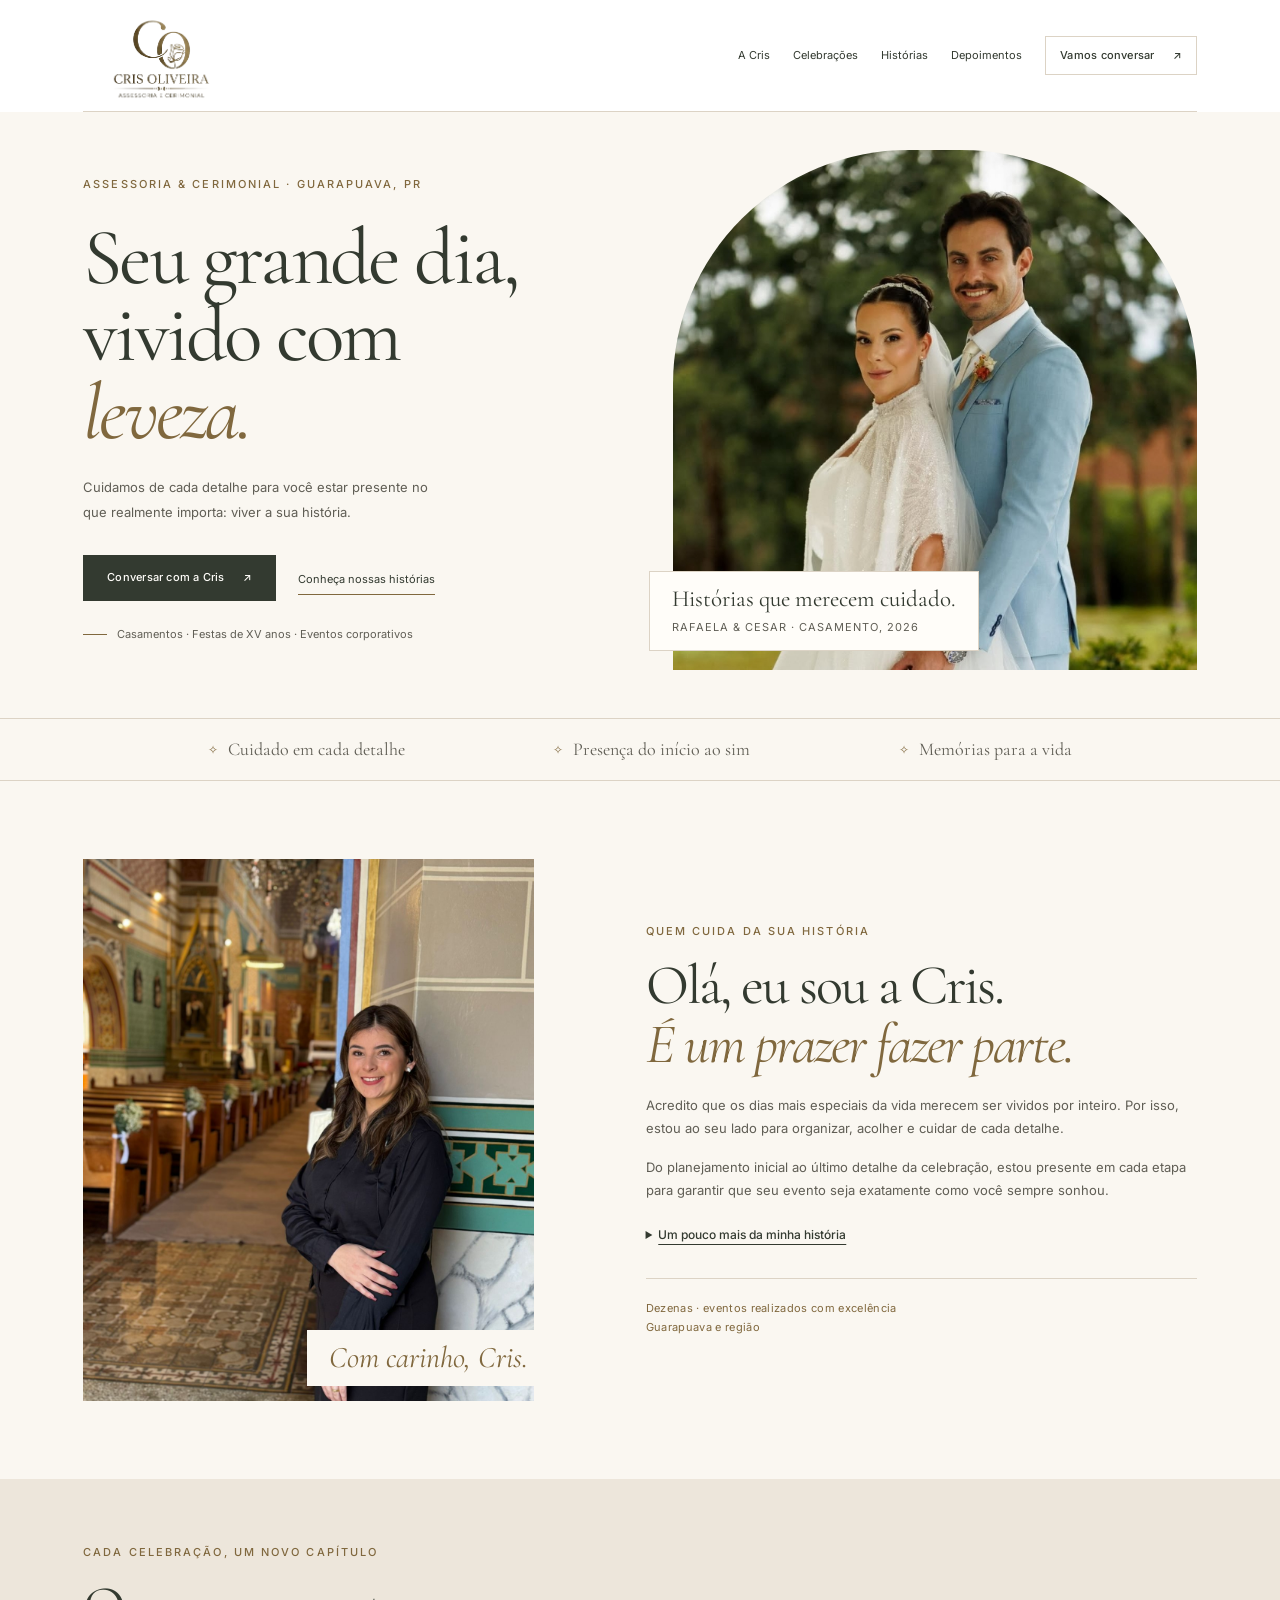
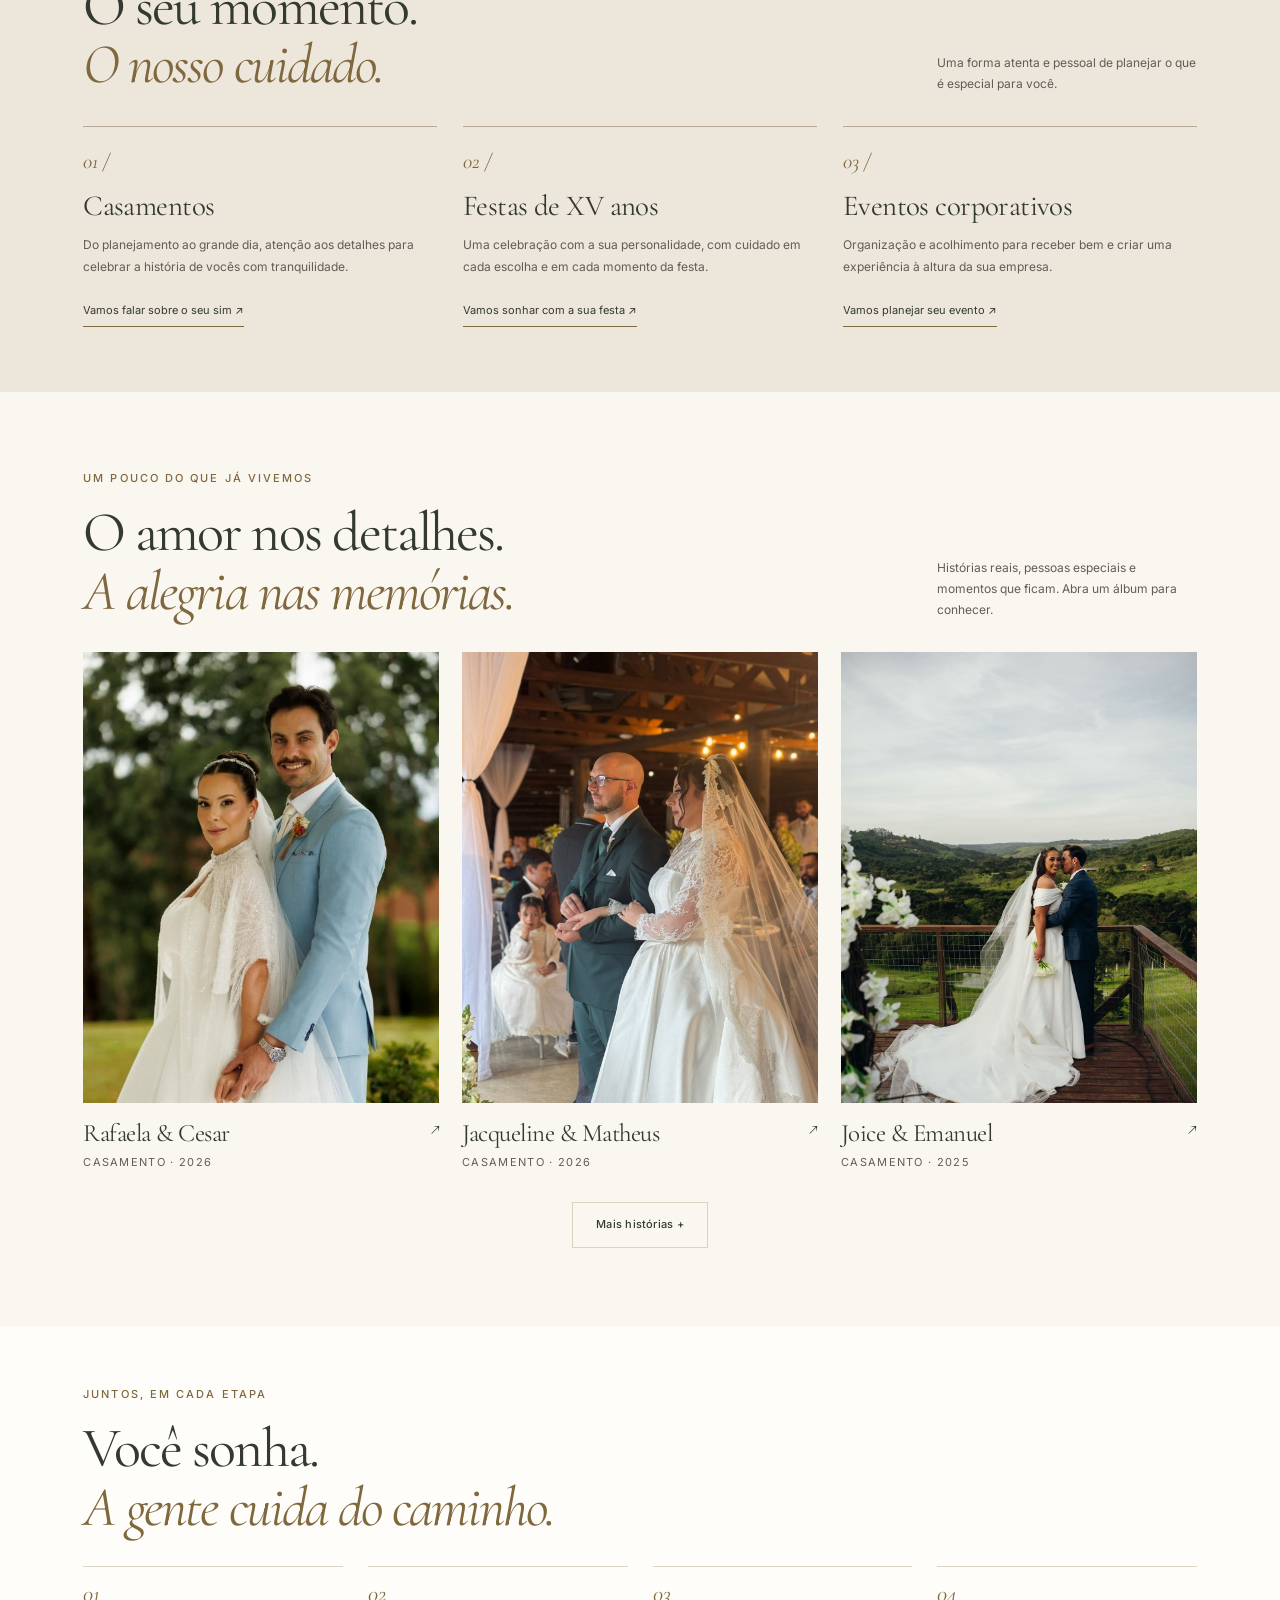
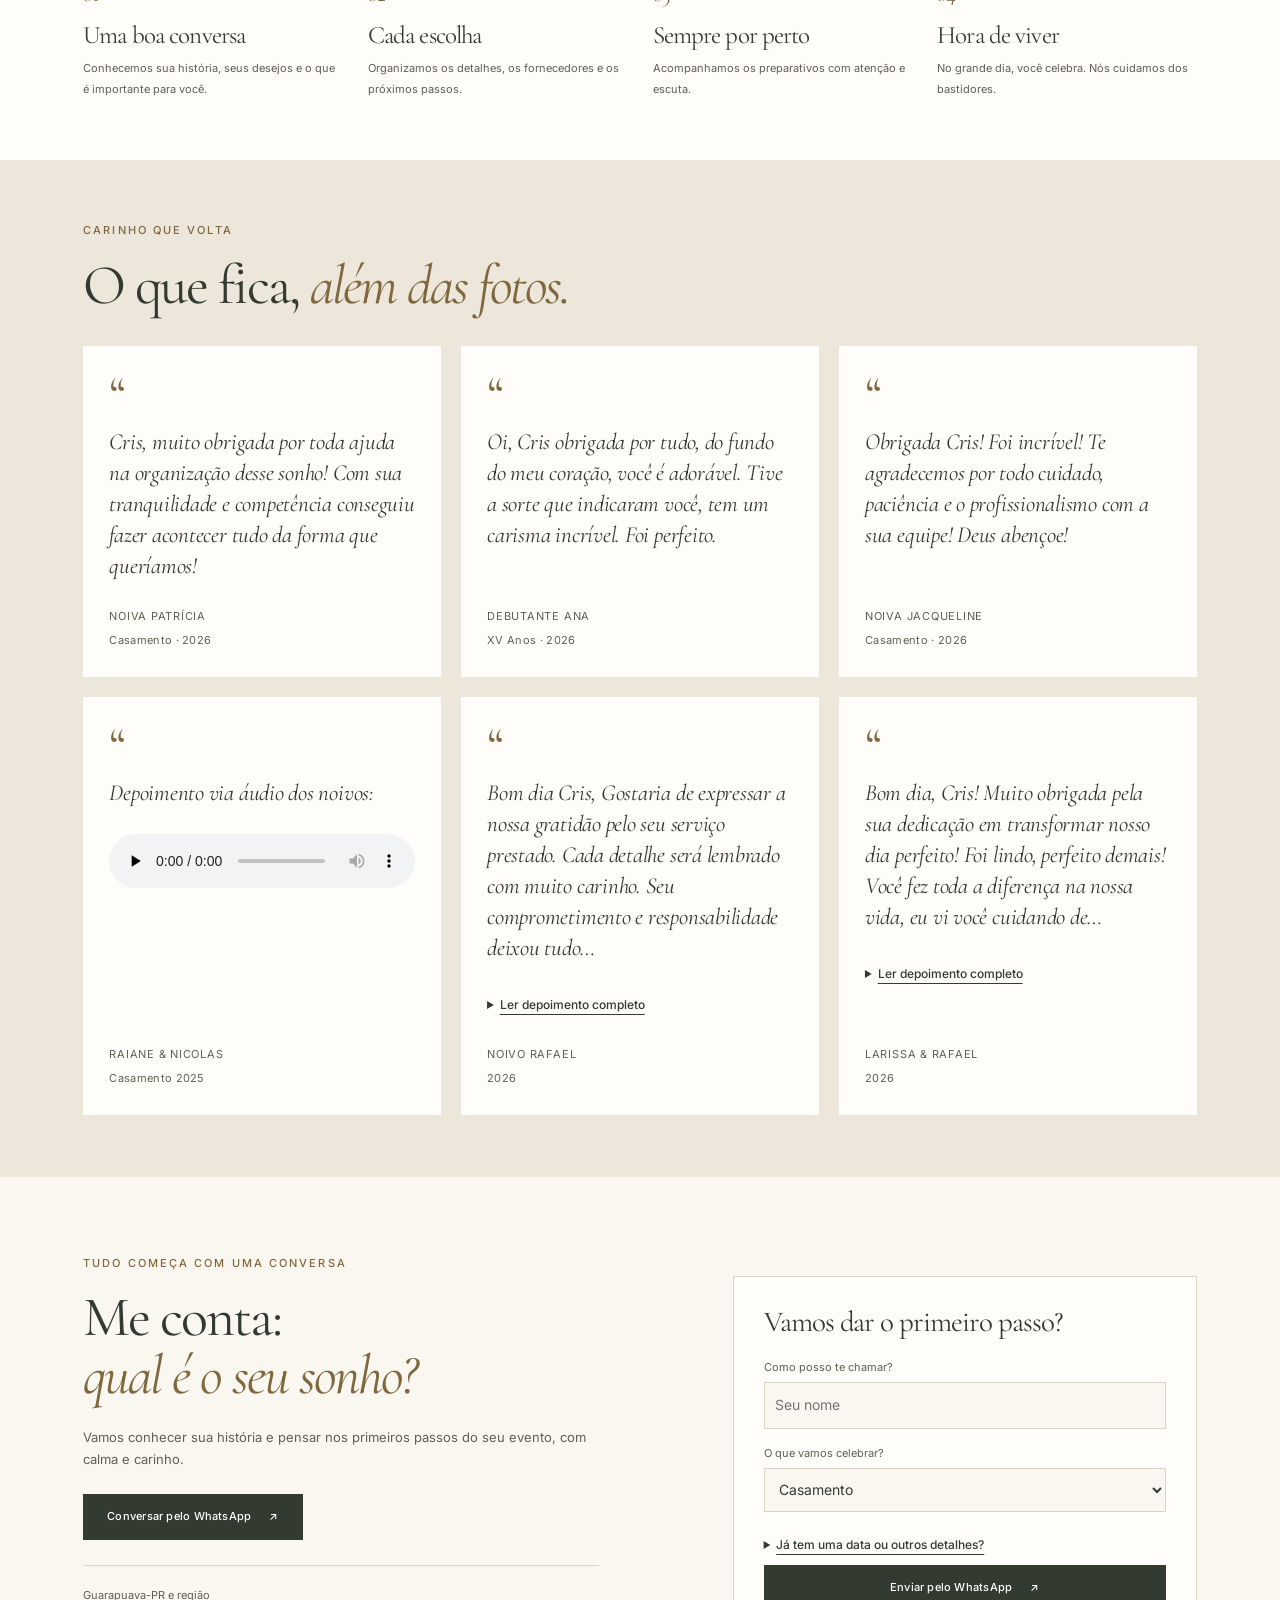
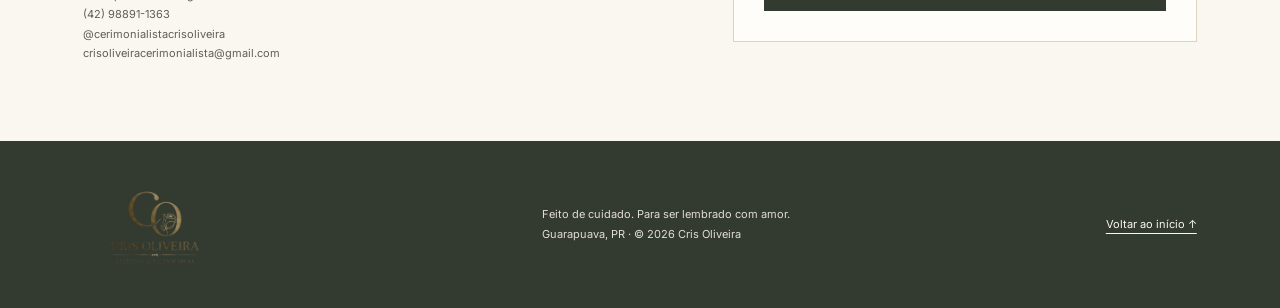
<file: index.html>
<!doctype html>
<html lang="pt-BR"><head>
<meta charset="UTF-8"><meta name="viewport" content="width=device-width,initial-scale=1,viewport-fit=cover">
<meta name="theme-color" content="#faf7f1">
<title>Cris Oliveira | Assessoria e Cerimonial em Guarapuava</title>
<meta name="description" content="Assessoria e cerimonial para casamentos, festas de XV anos e eventos corporativos em Guarapuava e região. Cuidado em cada detalhe, com Cris Oliveira.">
<link rel="canonical" href="https://cerimonialistacrisoliveira.com.br/">
<link rel="icon" type="image/png" href="/logo.png">
<meta property="og:type" content="website"><meta property="og:locale" content="pt_BR">
<meta property="og:title" content="Cris Oliveira · Seu grande dia, vivido com leveza.">
<meta property="og:description" content="Assessoria e cerimonial em Guarapuava e região. Casamentos, festas de XV anos e eventos corporativos.">
<meta property="og:url" content="https://cerimonialistacrisoliveira.com.br/">
<meta property="og:image" content="https://cerimonialistacrisoliveira.com.br/galeria/rafaela-cesar/foto1.jpeg">
<meta property="og:image:alt" content="Rafaela e Cesar no dia do casamento">
<link rel="preconnect" href="https://fonts.googleapis.com">
<link href="https://fonts.googleapis.com/css2?family=Cormorant+Garamond:ital,wght@0,400;0,500;1,400;1,500&family=Inter:wght@400;500;600&display=swap" rel="stylesheet">
<script type="application/ld+json">{"@context": "https://schema.org", "@type": "ProfessionalService", "name": "Cris Oliveira Assessoria e Cerimonial", "url": "https://cerimonialistacrisoliveira.com.br/", "logo": "https://cerimonialistacrisoliveira.com.br/logo.png", "image": "https://cerimonialistacrisoliveira.com.br/galeria/rafaela-cesar/foto1.jpeg", "telephone": "+5542988911363", "email": "crisoliveiracerimonialista@gmail.com", "areaServed": "Guarapuava, Paraná e região", "sameAs": ["https://www.instagram.com/cerimonialistacrisoliveira/"]}</script>
</head><body>
<style>
#cris-site{--co-paper:#faf7f1;--co-white:#fffdf9;--co-sand:#ede6db;--co-ink:#333a30;--co-body:#605e55;--co-gold:#80683e;--co-line:#dcd3c5;--co-serif:'Cormorant Garamond',Georgia,serif;background:var(--co-paper);color:var(--co-ink);font:400 14px/1.75 'Inter',Arial,sans-serif;isolation:isolate;container-type:inline-size;text-align:left}
#cris-site *{box-sizing:border-box}
#cris-site [hidden]{display:none!important}
#cris-site :is(h1,h2,h3,p,figure,blockquote){margin:0}
#cris-site :is(h1,h2,h3){font-family:var(--co-serif);font-weight:400;letter-spacing:-.035em;line-height:1.04;color:var(--co-ink)}
#cris-site a{color:inherit;text-decoration:none}
#cris-site button,#cris-site input,#cris-site select,#cris-site textarea{font:inherit}
#cris-site button{color:inherit}
#cris-site img{display:block;width:100%;height:100%;object-fit:cover}
#cris-site .co-wrap{width:87%;max-width:1120px;margin:auto}
#cris-site .co-eyebrow{display:block;font:500 10px/1.6 'Inter',Arial,sans-serif;text-transform:uppercase;letter-spacing:.19em;color:var(--co-gold)}
#cris-site .co-nav{min-height:90px;display:flex;align-items:center;justify-content:space-between;gap:24px;border-bottom:1px solid var(--co-line)}
#cris-site .co-brand{display:flex;align-items:center;gap:12px;flex-shrink:0}
#cris-site .co-monogram{font:400 38px/1 var(--co-serif);border-right:1px solid var(--co-line);padding-right:14px;color:var(--co-gold);letter-spacing:-.12em}
#cris-site .co-wordmark{font:400 24px/1.05 var(--co-serif);letter-spacing:-.02em}
#cris-site .co-wordmark small{display:block;margin-top:6px;letter-spacing:.18em;font:400 8px/1.4 'Inter',Arial,sans-serif;text-transform:uppercase}
#cris-site .co-links{display:flex;align-items:center;gap:23px;font-size:11px}
#cris-site .co-links a:hover{text-decoration:underline;text-underline-offset:5px}
#cris-site .co-action{display:inline-flex;align-items:center;justify-content:center;gap:18px;min-height:46px;padding:12px 23px;border:1px solid var(--co-ink);background:var(--co-ink);color:var(--co-white);font-size:11px;font-weight:500;letter-spacing:.02em;text-align:center;transition:background .2s,color .2s}
#cris-site .co-action:hover{background:var(--co-gold);border-color:var(--co-gold)}
#cris-site .co-action.co-outline{background:transparent;color:var(--co-ink);border-color:var(--co-line)}
#cris-site .co-action.co-outline:hover{background:var(--co-sand)}
#cris-site .co-menu{display:none;border:1px solid var(--co-line);background:none;min-width:44px;min-height:44px;font-size:12px}
#cris-site .co-mobile-nav{padding:16px 0;gap:18px;flex-wrap:wrap;border-bottom:1px solid var(--co-line);font-size:13px}
#cris-site .co-hero{display:grid;grid-template-columns:1fr 1fr;gap:6%;align-items:center;padding:38px 0 48px}
#cris-site .co-hero-copy{padding:22px 0}
#cris-site .co-hero h1{font-size:clamp(48px,7.1cqw,80px);margin:25px 0 24px;max-width:560px;line-height:.97}
#cris-site em{font-weight:400;color:var(--co-gold)}
#cris-site .co-hero-desc{max-width:355px;color:var(--co-body);font-size:13px;line-height:1.9}
#cris-site .co-hero-buttons{display:flex;align-items:center;gap:22px;flex-wrap:wrap;margin-top:30px}
#cris-site .co-text-link{font-size:11px;border-bottom:1px solid var(--co-gold);padding:9px 0 5px;white-space:nowrap}
#cris-site .co-hero-photo{position:relative;height:clamp(440px,49cqw,520px);margin:0}
#cris-site .co-hero-photo>img{object-position:50% 0%;border-radius:45% 45% 0 0}
#cris-site .co-photo-caption{position:absolute;bottom:19px;left:-24px;max-width:85%;background:var(--co-white);padding:15px 22px;border:1px solid var(--co-line);font:400 23px/1.1 var(--co-serif)}
#cris-site .co-photo-caption small{display:block;font:400 9px/1.5 'Inter',Arial,sans-serif;color:var(--co-body);margin-top:6px;letter-spacing:.09em;text-transform:uppercase}
#cris-site .co-location{display:flex;align-items:center;gap:10px;color:var(--co-body);font-size:10px;margin-top:24px}
#cris-site .co-location:before{content:'';display:block;width:24px;height:1px;background:var(--co-gold)}
#cris-site .co-strip{border-top:1px solid var(--co-line);border-bottom:1px solid var(--co-line);display:flex;justify-content:space-evenly;gap:18px;padding:19px 6%;font:400 18px/1.3 var(--co-serif);color:var(--co-body);flex-wrap:wrap}
#cris-site .co-strip span{display:flex;align-items:center;gap:10px}
#cris-site .co-strip b{font:400 12px/1 var(--co-serif);color:var(--co-gold)}
#cris-site .co-section{padding:78px 0}
#cris-site .co-about{display:grid;grid-template-columns:.9fr 1.1fr;gap:10%;align-items:center}
#cris-site .co-about-photo{position:relative;aspect-ratio:4/4.8}
#cris-site .co-about-photo>img{object-position:50% 38%}
#cris-site .co-signature{position:absolute;bottom:15px;right:-16px;background:var(--co-paper);padding:13px 22px;font:italic 30px/1 var(--co-serif);color:var(--co-gold)}
#cris-site h2{font-size:clamp(37px,4.5cqw,56px);margin:16px 0 21px}
#cris-site .co-about p{font-size:13px;color:var(--co-body);margin-bottom:17px}
#cris-site details{color:var(--co-body);font-size:12px}
#cris-site summary{font-weight:500;color:var(--co-ink);text-decoration:underline;text-underline-offset:5px;min-height:36px;padding:5px 0}
#cris-site details p{margin:12px 0 0}
#cris-site .co-about-foot{margin-top:23px;border-top:1px solid var(--co-line);padding-top:20px;font-size:11px;color:var(--co-gold);letter-spacing:.03em}
#cris-site .co-services{background:var(--co-sand);padding:65px 0}
#cris-site .co-section-head{display:flex;justify-content:space-between;align-items:end;gap:30px;margin-bottom:32px}
#cris-site .co-section-head h2{margin-bottom:0}
#cris-site .co-section-head>p{max-width:260px;color:var(--co-body);font-size:12px}
#cris-site .co-service-grid{display:grid;grid-template-columns:repeat(3,1fr);gap:26px}
#cris-site .co-service{padding:24px 0 0;border-top:1px solid #b6aa96}
#cris-site .co-service-index{font:italic 21px/1 var(--co-serif);color:var(--co-gold)}
#cris-site .co-service h3{font-size:29px;margin:16px 0 13px;letter-spacing:-.02em}
#cris-site .co-service p{color:var(--co-body);font-size:12px;line-height:1.8}
#cris-site .co-service a{display:inline-block;margin-top:19px;font-size:11px;border-bottom:1px solid var(--co-gold);padding:5px 0}
#cris-site .co-gallery{display:grid;grid-template-columns:repeat(3,1fr);gap:23px}
#cris-site .co-album{display:block;width:100%;background:none;border:0;padding:0;text-align:left}
#cris-site .co-album-photo{display:block;aspect-ratio:3/3.8;overflow:hidden;background:var(--co-sand)}
#cris-site .co-album img{transition:transform .4s;object-position:50% 42%}
#cris-site .co-album:hover img{transform:scale(1.025)}
#cris-site .co-album-name{display:flex;justify-content:space-between;gap:10px;font:400 25px/1.2 var(--co-serif);margin-top:15px;letter-spacing:-.02em}
#cris-site .co-album-name b{font:400 18px/1.2 var(--co-serif)}
#cris-site .co-album small{display:block;font-size:9px;letter-spacing:.12em;text-transform:uppercase;color:var(--co-body);margin-top:5px}
#cris-site .co-album-extra{margin-top:23px}
#cris-site .co-center{text-align:center;margin-top:30px}
#cris-site .co-viewer{margin-top:28px;border-top:1px solid var(--co-line);padding-top:22px}
#cris-site .co-viewer-head{display:flex;align-items:center;justify-content:space-between;gap:16px;margin-bottom:16px}
#cris-site .co-viewer h3{font-size:28px}
#cris-site .co-viewer button{background:transparent;border:1px solid var(--co-line);padding:8px 15px;min-height:44px;font-size:11px}
#cris-site .co-viewer-photos{display:grid;grid-template-columns:1fr 1fr;gap:15px;align-items:start}
#cris-site .co-viewer-photos img{height:340px;object-fit:contain;background:var(--co-sand)}
#cris-site .co-process{background:var(--co-white);padding:60px 0}
#cris-site .co-steps{display:grid;grid-template-columns:repeat(4,1fr);gap:25px;margin-top:30px}
#cris-site .co-step{border-top:1px solid var(--co-line);padding-top:16px}
#cris-site .co-step-num{font:italic 23px/1 var(--co-serif);color:var(--co-gold)}
#cris-site .co-step h3{font-size:25px;margin:14px 0 10px}
#cris-site .co-step p{font-size:11px;color:var(--co-body);line-height:1.9}
#cris-site .co-testimonials{background:var(--co-sand);padding:62px 0}
#cris-site .co-quotes{display:grid;grid-template-columns:repeat(3,1fr);gap:20px}
#cris-site .co-quote{background:var(--co-white);padding:26px;display:flex;flex-direction:column}
#cris-site .co-quote-mark{font:400 50px/.9 var(--co-serif);color:var(--co-gold)}
#cris-site blockquote{font:italic 23px/1.35 var(--co-serif);margin:10px 0 25px;letter-spacing:-.01em}
#cris-site .co-quote footer{margin-top:auto;color:var(--co-body);font-size:10px;letter-spacing:.07em;text-transform:uppercase}
#cris-site .co-quote footer span{display:block;font-size:9px;margin-top:5px;letter-spacing:.03em;text-transform:none}
#cris-site .co-quote details{margin-bottom:20px}
#cris-site .co-quote details p{font-size:12px}
#cris-site .co-contact{display:grid;grid-template-columns:1fr .9fr;gap:12%;align-items:center}
#cris-site .co-contact p{font-size:13px;color:var(--co-body);margin:0 0 23px}
#cris-site .co-contact-note{border-top:1px solid var(--co-line);padding-top:20px;margin-top:25px;color:var(--co-body);font-size:11px}
#cris-site .co-contact-info{padding:30px;border:1px solid var(--co-line);background:var(--co-white)}
#cris-site .co-contact-info h3{font-size:29px;margin-bottom:21px}
#cris-site .co-contact-info label{display:block;font-size:11px;color:var(--co-body)}
#cris-site .co-contact-info :is(input,select,textarea){display:block;width:100%;border:1px solid var(--co-line);border-radius:0;padding:10px;background:var(--co-paper);color:var(--co-ink);font-size:14px;margin:5px 0 15px;min-height:44px}
#cris-site .co-contact-info textarea{resize:vertical;min-height:82px}
#cris-site .co-contact-info .co-action{width:100%}
#cris-site .co-contact-info details{margin-top:17px}
#cris-site .co-feedback{border-top:1px solid var(--co-line);padding-top:16px;margin-top:18px;font-size:12px;white-space:pre-line;color:var(--co-body)}
#cris-site .co-footer{background:var(--co-ink);color:var(--co-paper);padding:37px 0}
#cris-site .co-footer .co-wrap{display:flex;justify-content:space-between;align-items:center;gap:20px;flex-wrap:wrap}
#cris-site .co-footer .co-wordmark{color:var(--co-paper)}
#cris-site .co-footer p{font-size:10px;color:#e2ddd1}
#cris-site .co-footer a{font-size:11px;text-decoration:underline;text-underline-offset:5px}
#cris-site .co-quick{display:flex;align-items:center;justify-content:space-between;gap:20px;padding:16px 6.5%;background:var(--co-paper);border-top:1px solid var(--co-line);font:italic 22px/1.1 var(--co-serif)}
#cris-site .co-quick .co-action{font-family:'Inter',Arial,sans-serif;font-style:normal}
#cris-site .co-top-cta{padding:9px 14px;min-height:36px;font-size:10px}
@container (max-width:780px){#cris-site .co-links{gap:14px}#cris-site .co-links a:not(.co-action){display:none}#cris-site .co-hero h1{font-size:62px}#cris-site .co-hero-photo{height:475px}#cris-site .co-hero-desc{font-size:12px}#cris-site .co-about{gap:7%}#cris-site .co-section{padding:58px 0}#cris-site .co-section-head{align-items:start}#cris-site .co-section-head>p{max-width:210px}#cris-site .co-quotes{gap:13px}#cris-site .co-quote{padding:20px}#cris-site blockquote{font-size:21px}#cris-site .co-contact{gap:7%}#cris-site .co-contact-info{padding:23px}}
@container (max-width:570px){#cris-site .co-wrap{width:86%}#cris-site .co-nav{min-height:76px}#cris-site .co-wordmark{font-size:23px}#cris-site .co-monogram{font-size:34px}#cris-site .co-links{display:none}#cris-site .co-menu{display:block}#cris-site .co-mobile-nav:not([hidden]){display:flex}#cris-site .co-hero{grid-template-columns:1fr;gap:25px;padding:29px 0 34px}#cris-site .co-hero-copy{padding:0}#cris-site .co-eyebrow{font-size:9px;letter-spacing:.14em}#cris-site .co-hero h1{font-size:59px;max-width:350px;margin:19px 0 18px}#cris-site .co-hero-desc{font-size:13px;max-width:100%}#cris-site .co-hero-buttons{margin-top:22px;gap:18px}#cris-site .co-hero-buttons .co-action{padding:11px 18px}#cris-site .co-location{margin-top:18px}#cris-site .co-hero-photo{height:400px;margin-left:10px}#cris-site .co-photo-caption{left:-10px;font-size:23px;padding:14px 19px}#cris-site .co-strip{font-size:17px;gap:12px;padding:19px 7%}#cris-site .co-strip span:last-child{display:none}#cris-site .co-about{grid-template-columns:1fr;gap:35px}#cris-site .co-about-photo{aspect-ratio:4/4.5;margin-right:20px}#cris-site .co-signature{right:-20px}#cris-site h2{font-size:43px}#cris-site .co-service-grid{grid-template-columns:1fr;gap:27px}#cris-site .co-service{padding-top:20px}#cris-site .co-service h3{font-size:31px;margin-top:10px}#cris-site .co-service p{font-size:13px}#cris-site .co-section-head{display:block;margin-bottom:28px}#cris-site .co-section-head>p{max-width:100%;margin-top:18px}#cris-site .co-gallery{grid-template-columns:1fr;gap:29px}#cris-site .co-album-photo{aspect-ratio:4/4.4}#cris-site .co-album-name{font-size:28px}#cris-site .co-album small{font-size:10px}#cris-site .co-viewer-photos{grid-template-columns:1fr}#cris-site .co-viewer-photos img{height:340px}#cris-site .co-steps{grid-template-columns:1fr 1fr;gap:28px 19px}#cris-site .co-step p{font-size:12px}#cris-site .co-step h3{font-size:27px}#cris-site .co-quotes{grid-template-columns:1fr;gap:17px}#cris-site .co-quote{padding:27px}#cris-site blockquote{font-size:27px}#cris-site .co-contact{grid-template-columns:1fr;gap:30px}#cris-site .co-contact-info{padding:24px}#cris-site .co-contact-info :is(input,select,textarea){font-size:16px}#cris-site .co-footer{padding:31px 0}#cris-site .co-quick{font-size:19px;padding:14px 7%;gap:10px}#cris-site .co-quick .co-action{font-size:10px;padding:11px 14px}#cris-site .co-about p{font-size:14px}}
@container (max-width:350px){#cris-site .co-hero h1{font-size:51px}#cris-site .co-hero-buttons{gap:12px}#cris-site .co-hero-buttons .co-action{padding:10px 14px}#cris-site .co-hero-photo{height:350px}#cris-site .co-steps{grid-template-columns:1fr}#cris-site .co-quick>span{font-size:17px}}
#cris-site :is(.co-eyebrow,.co-wordmark small,.co-photo-caption small,.co-album small,.co-quote footer,.co-quote footer span,.co-footer p,.co-location,.co-top-cta){font-size:11px}
@container (max-width:570px){#cris-site .co-nav{gap:12px}#cris-site .co-hero{row-gap:0}#cris-site .co-hero-copy{display:contents}#cris-site .co-hero .co-eyebrow{order:1}#cris-site .co-hero h1{order:2;font-size:54px;margin:16px 0 14px}#cris-site .co-hero-photo{order:3;margin:9px 0 24px;height:390px}#cris-site .co-hero-desc{order:4}#cris-site .co-hero-buttons{order:5;margin:20px 0 0}#cris-site .co-location{display:none}#cris-site .co-hero-buttons .co-text-link{display:none}}
@container (max-width:350px){#cris-site .co-monogram{display:none}#cris-site .co-hero h1{font-size:49px}#cris-site .co-hero-photo{height:340px}}
@media(prefers-reduced-motion:reduce){#cris-site *,#cris-site *:before,#cris-site *:after{scroll-behavior:auto!important;transition:none!important}}

html{scroll-behavior:smooth}body{margin:0;background:#faf7f1}#cris-site a,#cris-site button,#cris-site summary{cursor:pointer}#cris-site a:focus-visible,#cris-site button:focus-visible,#cris-site summary:focus-visible{outline:2px solid var(--co-gold);outline-offset:5px}#cris-site input:focus-visible,#cris-site select:focus-visible,#cris-site textarea:focus-visible{outline:2px solid var(--co-gold);outline-offset:2px}
#cris-site .co-site-header{background:#fff}#cris-site .co-nav{min-height:112px}#cris-site img.co-original-logo{width:154px;height:100px;object-fit:contain}#cris-site .co-footer img.co-original-logo{width:142px;height:93px}#cris-site .co-contact-note{overflow-wrap:anywhere}#cris-site .co-contact-note a:hover{text-decoration:underline}#cris-site .co-section,#cris-site .co-services,#cris-site .co-testimonials,#cris-site .co-process{scroll-margin-top:24px}
#cris-site .co-sr-only{position:absolute;width:1px;height:1px;padding:0;margin:-1px;overflow:hidden;clip-path:inset(50%);white-space:nowrap;border:0}#cris-site .co-photo-unavailable{display:flex;align-items:center;justify-content:center;height:100%;padding:24px;font-size:14px;text-align:center;color:var(--co-body)}#cris-site .co-testimonial-media{display:block;width:100%;margin:0 0 24px;min-width:0}#cris-site video.co-testimonial-media{max-height:220px}#cris-site .co-quote details p{white-space:pre-line}#cris-site .co-quote blockquote{overflow-wrap:anywhere}#cris-site .co-feedback{white-space:normal}#cris-site .co-feedback a{text-decoration:underline}
#cris-site .co-lightbox{width:min(1120px,96vw);max-width:96vw;max-height:95dvh;border:0;padding:20px 24px;background:#242820;color:#faf7f1;box-sizing:border-box}#cris-site .co-lightbox::backdrop{background:rgba(15,19,13,.88)}#cris-site .co-lightbox:not([open]){display:none}#cris-site .co-lightbox-header{display:flex;justify-content:space-between;align-items:center;gap:20px;margin-bottom:14px}#cris-site .co-lightbox h2{font-size:28px;color:#faf7f1;margin:0}#cris-site .co-lightbox-header p{color:#e2ddd1;font-size:11px;margin-top:6px}#cris-site .co-lightbox button{background:transparent;color:#faf7f1;border:1px solid #8c9184;min-width:44px;min-height:44px;padding:8px 14px;font-size:13px}#cris-site .co-lightbox button:disabled{opacity:.4;cursor:default}#cris-site .co-lightbox-stage{height:min(65dvh,700px);display:flex;align-items:center;justify-content:center}#cris-site .co-lightbox-stage img{height:100%;max-width:100%;object-fit:contain}#cris-site .co-lightbox-stage p{font-size:14px;text-align:center;padding:24px;max-width:440px}#cris-site .co-lightbox-controls{display:flex;align-items:center;justify-content:center;gap:25px;margin-top:14px;font-size:12px}
#cris-site .co-quick{display:none}@media(max-width:699px){#cris-site .co-quick{display:flex;position:fixed;bottom:0;left:0;right:0;z-index:9;padding-bottom:max(14px,env(safe-area-inset-bottom))}#cris-site .co-quick .co-action{min-height:44px;font-size:11px}#cris-site .co-footer{padding-bottom:100px}}@container(max-width:570px){#cris-site .co-nav{min-height:100px}#cris-site img.co-original-logo{width:132px;height:86px}#cris-site .co-lightbox{padding:16px}#cris-site .co-lightbox h2{font-size:23px}#cris-site .co-lightbox-stage{height:58dvh}}@media(prefers-reduced-motion:reduce){html{scroll-behavior:auto}}


#cris-site{container-type:normal}#co-layout{container-type:inline-size}
@media(max-width:699px){#cris-site .co-quick{font-size:19px;gap:14px;padding:14px 6%;padding-bottom:max(14px,env(safe-area-inset-bottom))}#cris-site .co-quick>span{max-width:45%}#cris-site .co-quick .co-action{font-size:11px;padding:11px 16px}#cris-site .co-lightbox{padding:16px}#cris-site .co-lightbox h2{font-size:23px}#cris-site .co-lightbox-stage{height:58dvh}}
@media(max-width:379px){#cris-site .co-quick{justify-content:center}#cris-site .co-quick>span{display:none}}
</style>
<div id="cris-site" lang="pt-BR" aria-label="Cris Oliveira Assessoria e Cerimonial"><div id="co-layout">
  <header class="co-site-header"><div class="co-wrap">
    <nav class="co-nav" aria-label="Navegação principal">
      <a class="co-brand" href="#inicio" aria-label="Cris Oliveira — início"><img class="co-original-logo" src="/logo.png" alt="Cris Oliveira Assessoria e Cerimonial" width="634" height="414" fetchpriority="high"></a>
      <div class="co-links"><a href="#sobre">A Cris</a><a href="#servicos">Celebrações</a><a href="#galeria">Histórias</a><a href="#depoimentos">Depoimentos</a><a class="co-action co-outline co-top-cta" href="#contato">Vamos conversar <span aria-hidden="true">↗</span></a></div>
      <button class="co-menu" type="button" aria-label="Abrir menu" aria-expanded="false" aria-controls="co-mobile-nav">Menu</button>
    </nav>
    <nav class="co-mobile-nav" id="co-mobile-nav" aria-label="Navegação no celular" hidden><a href="#sobre">A Cris</a><a href="#servicos">Celebrações</a><a href="#galeria">Histórias</a><a href="#depoimentos">Depoimentos</a><a href="#contato">Contato</a></nav>
  </div></header>
  <main>
    <section class="co-hero co-wrap" id="inicio" aria-label="Seu grande dia">
      <div class="co-hero-copy">
        <span class="co-eyebrow">Assessoria & cerimonial · Guarapuava, PR</span>
        <h1>Seu grande dia,<br>vivido com<br><em>leveza.</em></h1>
        <p class="co-hero-desc">Cuidamos de cada detalhe para você estar presente no que realmente importa: viver a sua história.</p>
        <div class="co-hero-buttons"><a class="co-action" href="#contato">Conversar com a Cris <span aria-hidden="true">↗</span></a><a class="co-text-link" href="#galeria">Conheça nossas histórias</a></div>
        <p class="co-location">Casamentos · Festas de XV anos · Eventos corporativos</p>
      </div>
      <figure class="co-hero-photo"><img src="/galeria/rafaela-cesar/foto1.jpeg" fetchpriority="high" width="900" height="1200" alt="Rafaela e Cesar juntos no dia do casamento"><figcaption class="co-photo-caption">Histórias que merecem cuidado.<small>Rafaela & Cesar · Casamento, 2026</small></figcaption></figure>
    </section>
    <div class="co-strip" aria-label="Nosso jeito de cuidar"><span><b aria-hidden="true">✧</b> Cuidado em cada detalhe</span><span><b aria-hidden="true">✧</b> Presença do início ao sim</span><span><b aria-hidden="true">✧</b> Memórias para a vida</span></div>
    <section class="co-section co-wrap co-about" id="sobre">
      <figure class="co-about-photo"><img src="/cris.jpeg" width="640" height="800" decoding="async" alt="Cris Oliveira na igreja, durante um evento" loading="lazy"><figcaption class="co-signature">Com carinho, Cris.</figcaption></figure>
      <div>
        <span class="co-eyebrow">Quem cuida da sua história</span>
        <h2>Olá, eu sou a Cris.<br><em>É um prazer fazer parte.</em></h2>
        <p>Acredito que os dias mais especiais da vida merecem ser vividos por inteiro. Por isso, estou ao seu lado para organizar, acolher e cuidar de cada detalhe.</p>
        <p id="sobre-bio2">Do planejamento inicial ao último detalhe da celebração, estou presente em cada etapa para garantir que seu evento seja exatamente como você sempre sonhou.</p>
        <details><summary >Um pouco mais da minha história</summary><p id="sobre-bio1">Cerimonialista apaixonada por transformar momentos especiais em experiências verdadeiramente memoráveis. Cada evento é único, e é exatamente assim que trato cada cliente — com atenção exclusiva e personalizada. O cerimonial entrou em minha vida em 2024, ano em que também descobri que estava esperando o amor da minha vida, Aurora. Trabalhei por 9 anos em uma empresa, mas, durante a gestação, pedi a Deus que me direcionasse para uma profissão que me permitisse cuidar da minha filha e viver um propósito. Hoje, organizo os dias mais felizes de pessoas especiais que Ele coloca em meu caminho.</p></details>
        <div class="co-about-foot"><span id="co-about-stat">Atenção personalizada</span><br>Guarapuava e região</div>
      </div>
    </section>
    <section class="co-services" id="servicos"><div class="co-wrap">
      <div class="co-section-head"><div><span class="co-eyebrow">Cada celebração, um novo capítulo</span><h2>O seu momento.<br><em>O nosso cuidado.</em></h2></div><p>Uma forma atenta e pessoal de planejar o que é especial para você.</p></div>
      <div class="co-service-grid">
        <article class="co-service"><span class="co-service-index">01 /</span><h3>Casamentos</h3><p>Do planejamento ao grande dia, atenção aos detalhes para celebrar a história de vocês com tranquilidade.</p><a  href="#contato" data-event="Casamento">Vamos falar sobre o seu sim <span aria-hidden="true">↗</span></a></article>
        <article class="co-service"><span class="co-service-index">02 /</span><h3>Festas de XV anos</h3><p>Uma celebração com a sua personalidade, com cuidado em cada escolha e em cada momento da festa.</p><a  href="#contato" data-event="Festa de XV anos">Vamos sonhar com a sua festa <span aria-hidden="true">↗</span></a></article>
        <article class="co-service"><span class="co-service-index">03 /</span><h3>Eventos corporativos</h3><p>Organização e acolhimento para receber bem e criar uma experiência à altura da sua empresa.</p><a  href="#contato" data-event="Evento corporativo">Vamos planejar seu evento <span aria-hidden="true">↗</span></a></article>
      </div>
    </div></section>
    <section class="co-section co-wrap" id="galeria">
      <div class="co-section-head"><div><span class="co-eyebrow">Um pouco do que já vivemos</span><h2>O amor nos detalhes.<br><em>A alegria nas memórias.</em></h2></div><p>Histórias reais, pessoas especiais e momentos que ficam. Abra um álbum para conhecer.</p></div>
      <div class="co-gallery" id="co-albums"></div>
      <p class="co-sr-only" id="co-gallery-status" role="status"></p>
      <div class="co-center"><button type="button" class="co-action co-outline" id="co-more" aria-expanded="false" aria-controls="co-albums">Mais histórias +</button></div>
    </section>
    <section class="co-process" id="processo"><div class="co-wrap"><span class="co-eyebrow">Juntos, em cada etapa</span><h2>Você sonha.<br><em>A gente cuida do caminho.</em></h2><div class="co-steps">
      <article class="co-step"><span class="co-step-num">01</span><h3>Uma boa conversa</h3><p>Conhecemos sua história, seus desejos e o que é importante para você.</p></article>
      <article class="co-step"><span class="co-step-num">02</span><h3>Cada escolha</h3><p>Organizamos os detalhes, os fornecedores e os próximos passos.</p></article>
      <article class="co-step"><span class="co-step-num">03</span><h3>Sempre por perto</h3><p>Acompanhamos os preparativos com atenção e escuta.</p></article>
      <article class="co-step"><span class="co-step-num">04</span><h3>Hora de viver</h3><p>No grande dia, você celebra. Nós cuidamos dos bastidores.</p></article>
    </div></div></section>
    <section class="co-testimonials" id="depoimentos"><div class="co-wrap"><div class="co-section-head"><div><span class="co-eyebrow">Carinho que volta</span><h2>O que fica, <em>além das fotos.</em></h2></div></div><div class="co-quotes" id="co-quotes">
      <article class="co-quote"><span class="co-quote-mark" aria-hidden="true">“</span><blockquote>Com sua tranquilidade e competência conseguiu fazer acontecer tudo da forma que queríamos!</blockquote><details><summary >Ler depoimento completo</summary><p>Cris, muito obrigada por toda ajuda na organização desse sonho! Com sua tranquilidade e competência conseguiu fazer acontecer tudo da forma que queríamos!</p></details><footer>Noiva Patrícia<span>Casamento · 2026</span></footer></article>
      <article class="co-quote"><span class="co-quote-mark" aria-hidden="true">“</span><blockquote>Você é adorável. Tive a sorte que indicaram você, tem um carisma incrível.</blockquote><details><summary >Ler depoimento completo</summary><p>Oi, Cris obrigada por tudo, do fundo do meu coração, você é adorável. Tive a sorte que indicaram você, tem um carisma incrível. Foi perfeito.</p></details><footer>Debutante Ana<span>XV anos · 2026</span></footer></article>
      <article class="co-quote"><span class="co-quote-mark" aria-hidden="true">“</span><blockquote>Te agradecemos por todo cuidado, paciência e o profissionalismo com a sua equipe!</blockquote><details><summary >Ler depoimento completo</summary><p>Obrigada Cris! Foi incrível! Te agradecemos por todo cuidado, paciência e o profissionalismo com a sua equipe! Deus abençoe!</p></details><footer>Noiva Jacqueline<span>Casamento · 2026</span></footer></article>
    </div></div></section>
    <section class="co-section co-wrap co-contact" id="contato">
      <div><span class="co-eyebrow">Tudo começa com uma conversa</span><h2>Me conta:<br><em>qual é o seu sonho?</em></h2><p>Vamos conhecer sua história e pensar nos primeiros passos do seu evento, com calma e carinho.</p><a href="https://wa.me/5542988911363" target="_blank" rel="noopener noreferrer" data-whatsapp class="co-action">Conversar pelo WhatsApp <span aria-hidden="true">↗</span></a><div class="co-contact-note"><span id="contato-area">Guarapuava-PR e região</span><br><a id="contato-telefone" href="tel:+5542988911363">(42) 98891-1363</a><br><a id="contato-instagram" href="https://www.instagram.com/cerimonialistacrisoliveira/" target="_blank" rel="noopener noreferrer">@cerimonialistacrisoliveira</a><br><a id="contato-email" href="mailto:crisoliveiracerimonialista@gmail.com">crisoliveiracerimonialista@gmail.com</a></div></div>
      <div class="co-contact-info" id="co-mensagem"><h3>Vamos dar o primeiro passo?</h3><form id="co-form"><label for="co-nome">Como posso te chamar?<input id="co-nome" name="nome" autocomplete="given-name" placeholder="Seu nome" required maxlength="80"></label><label for="co-evento">O que vamos celebrar?<select id="co-evento" name="evento"><option>Casamento</option><option>Festa de XV anos</option><option>Evento corporativo</option><option>Outro momento especial</option></select></label><details><summary >Já tem uma data ou outros detalhes?</summary><label for="co-data">Data prevista<input id="co-data" type="date" name="data"></label><label for="co-detalhes">Conte um pouquinho<textarea id="co-detalhes" name="detalhes" placeholder="Local, convidados, o que você imaginou…" maxlength="700"></textarea></label></details><button type="submit" class="co-action">Enviar pelo WhatsApp <span aria-hidden="true">↗</span></button></form><p class="co-feedback" id="co-feedback" role="status" aria-live="polite" hidden>Se o WhatsApp não abriu, <a id="co-whatsapp-fallback" href="https://wa.me/5542988911363" target="_blank" rel="noopener noreferrer">toque aqui para continuar</a>.</p></div>
    </section>
  </main>
  <footer class="co-footer"><div class="co-wrap"><a href="#inicio" aria-label="Cris Oliveira — início"><img class="co-original-logo co-footer-logo" src="/logo.png" alt="Cris Oliveira Assessoria e Cerimonial" width="634" height="414" loading="lazy"></a><p>Feito de cuidado. Para ser lembrado com amor.<br>Guarapuava, PR · © <span id="co-year">2026</span> Cris Oliveira</p><a href="#inicio" >Voltar ao início ↑</a></div></footer>
  </div>
  <div class="co-quick"><span>Seu sonho começa por aqui.</span><a class="co-action" href="https://wa.me/5542988911363" target="_blank" rel="noopener noreferrer" data-whatsapp>Falar com a Cris <span aria-hidden="true">↗</span></a></div>

  <dialog class="co-lightbox" id="co-lightbox" aria-labelledby="co-lightbox-title">
    <div class="co-lightbox-header"><div><h2 id="co-lightbox-title">Álbum de eventos</h2><p id="co-lightbox-meta"></p></div><button type="button" id="co-lightbox-close" aria-label="Fechar álbum">Fechar ×</button></div>
    <div class="co-lightbox-stage"><img id="co-lightbox-image" alt="Fotografia do evento"><p id="co-lightbox-error" role="status" hidden>Esta foto não pôde ser carregada. Você pode continuar pelas outras imagens.</p></div>
    <div class="co-lightbox-controls"><button type="button" id="co-photo-prev" aria-label="Foto anterior">←</button><span id="co-lightbox-count" role="status" aria-live="polite"></span><button type="button" id="co-photo-next" aria-label="Próxima foto">→</button></div>
  </dialog>
</div>
<script>
(() => {
  'use strict';
  const root = document.getElementById('cris-site');
  const $ = (selector) => root.querySelector(selector);
  const $$ = (selector) => Array.from(root.querySelectorAll(selector));
  const reducedMotion = window.matchMedia('(prefers-reduced-motion: reduce)');
  const phoneFallback = '5542988911363';
  let phone = phoneFallback;
  let activeAlbumButton = null;
  let currentAlbum = null;
  let currentPhoto = 0;
  const gallery = $('#co-albums');
  const lightbox = $('#co-lightbox');
  const menu = $('.co-menu');
  const mobileNav = $('#co-mobile-nav');
  const moreButton = $('#co-more');

  function element(tag, className, text) {
    const node = document.createElement(tag);
    if (className) node.className = className;
    if (text !== undefined) node.textContent = text;
    return node;
  }

  function mediaURL(value) {
    if (typeof value !== 'string' || !value.trim()) return '';
    try {
      const url = new URL(value, window.location.origin);
      return ['https:', 'http:'].includes(url.protocol) ? url.href : '';
    } catch { return ''; }
  }

  function go(target) {
    target.scrollIntoView({ behavior: reducedMotion.matches ? 'instant' : 'smooth', block: 'start' });
  }

  function closeMenu() {
    mobileNav.hidden = true;
    menu.setAttribute('aria-expanded', 'false');
    menu.setAttribute('aria-label', 'Abrir menu');
  }

  menu.addEventListener('click', () => {
    const open = menu.getAttribute('aria-expanded') !== 'true';
    mobileNav.hidden = !open;
    menu.setAttribute('aria-expanded', String(open));
    menu.setAttribute('aria-label', open ? 'Fechar menu' : 'Abrir menu');
  });

  document.addEventListener('keydown', (event) => {
    if (event.key === 'Escape' && !mobileNav.hidden) { closeMenu(); menu.focus(); }
    if (!lightbox.open) return;
    if (event.key === 'ArrowRight') { event.preventDefault(); navigatePhoto(1); }
    if (event.key === 'ArrowLeft') { event.preventDefault(); navigatePhoto(-1); }
  });

  $$('a[href^="#"]').forEach((link) => {
    link.addEventListener('click', (event) => {
      const target = document.getElementById(link.getAttribute('href').slice(1));
      if (!target) return;
      event.preventDefault();
      if (link.dataset.event) $('#co-evento').value = link.dataset.event;
      closeMenu();
      go(target);
    });
  });

  function updateWhatsAppLinks() {
    $$('[data-whatsapp]').forEach((link) => {
      link.href = 'https://wa.me/' + phone + '?text=' + encodeURIComponent('Olá, Cris! Gostaria de conversar sobre o meu evento.');
    });
  }

  function composeMessage() {
    const name = $('#co-nome').value.trim();
    const kind = $('#co-evento').value;
    const date = $('#co-data').value;
    const detail = $('#co-detalhes').value.trim();
    const formatted = date ? date.split('-').reverse().join('/') : '';
    return 'Olá, Cris! Sou ' + name + ' e gostaria de conversar sobre ' + kind.toLocaleLowerCase('pt-BR') + '.' +
      (formatted ? '\nData prevista: ' + formatted + '.' : '') + (detail ? '\n\n' + detail : '');
  }

  $('#co-form').addEventListener('submit', (event) => {
    event.preventDefault();
    const name = $('#co-nome');
    name.setCustomValidity(name.value.trim() ? '' : 'Por favor, informe seu nome.');
    if (!$('#co-form').reportValidity()) return;
    const destination = 'https://wa.me/' + phone + '?text=' + encodeURIComponent(composeMessage());
    const fallback = $('#co-whatsapp-fallback');
    fallback.href = destination;
    $('#co-feedback').hidden = false;
    window.open(destination, '_blank', 'noopener,noreferrer');
  });
  $('#co-nome').addEventListener('input', () => $('#co-nome').setCustomValidity(''));

  function albumCard(album, index) {
    const button = element('button', 'co-album');
    button.type = 'button';
    button.dataset.index = String(index);
    button.hidden = index >= 3;
    button.setAttribute('aria-haspopup', 'dialog');
    const title = album.exibir_como || album.titulo || 'Álbum de eventos';
    button.setAttribute('aria-label', 'Ver álbum ' + title);
    const frame = element('span', 'co-album-photo');
    const photo = element('img');
    photo.src = mediaURL(album.capa) || mediaURL(album.fotos[0]);
    photo.alt = title;
    photo.loading = 'lazy';
    photo.decoding = 'async';
    photo.width = 600;
    photo.height = 760;
    photo.addEventListener('error', () => {
      photo.hidden = true;
      frame.appendChild(element('span', 'co-photo-unavailable', 'Abra o álbum para ver as fotos'));
    }, { once: true });
    frame.appendChild(photo);
    const name = element('span', 'co-album-name', title);
    const arrow = element('b', '', '↗');
    arrow.setAttribute('aria-hidden', 'true');
    name.appendChild(arrow);
    button.append(frame, name, element('small', '', [album.tipo, album.data].filter(Boolean).join(' · ')));
    button.addEventListener('click', () => {
      activeAlbumButton = button;
      currentAlbum = album;
      currentPhoto = 0;
      $('#co-lightbox-title').textContent = album.titulo || title;
      $('#co-lightbox-meta').textContent = [album.tipo, album.data].filter(Boolean).join(' · ');
      showPhoto();
      lightbox.showModal();
      document.documentElement.style.overflow = 'hidden';
    });
    return button;
  }

  function renderAlbums(albums) {
    const valid = albums.filter((album) => album && Array.isArray(album.fotos) && album.fotos.some(mediaURL));
    if (!valid.length) return;
    valid.forEach((album) => { album.fotos = album.fotos.filter(mediaURL); });
    gallery.replaceChildren(...valid.map(albumCard));
    moreButton.hidden = valid.length <= 3;
    moreButton.setAttribute('aria-expanded', 'false');
    moreButton.textContent = 'Mais histórias +';
    $('#co-gallery-status').textContent = valid.length + ' álbuns disponíveis.';
  }

  moreButton.addEventListener('click', () => {
    const open = moreButton.getAttribute('aria-expanded') !== 'true';
    gallery.querySelectorAll('[data-index]').forEach((card) => { card.hidden = !open && Number(card.dataset.index) >= 3; });
    moreButton.setAttribute('aria-expanded', String(open));
    moreButton.textContent = open ? 'Menos histórias −' : 'Mais histórias +';
  });

  function showPhoto() {
    if (!currentAlbum) return;
    const image = $('#co-lightbox-image');
    image.hidden = false;
    $('#co-lightbox-error').hidden = true;
    image.alt = (currentAlbum.exibir_como || currentAlbum.titulo || 'Evento') + ' · Foto ' + (currentPhoto + 1);
    image.src = mediaURL(currentAlbum.fotos[currentPhoto]);
    $('#co-lightbox-count').textContent = (currentPhoto + 1) + ' / ' + currentAlbum.fotos.length;
    $('#co-photo-prev').disabled = currentAlbum.fotos.length < 2;
    $('#co-photo-next').disabled = currentAlbum.fotos.length < 2;
  }

  function navigatePhoto(direction) {
    if (!currentAlbum || !currentAlbum.fotos.length) return;
    currentPhoto = (currentPhoto + direction + currentAlbum.fotos.length) % currentAlbum.fotos.length;
    showPhoto();
  }
  $('#co-lightbox-image').addEventListener('error', () => {
    $('#co-lightbox-image').hidden = true;
    $('#co-lightbox-error').hidden = false;
  });
  $('#co-photo-prev').addEventListener('click', () => navigatePhoto(-1));
  $('#co-photo-next').addEventListener('click', () => navigatePhoto(1));
  $('#co-lightbox-close').addEventListener('click', () => lightbox.close());
  lightbox.addEventListener('close', () => {
    document.documentElement.style.overflow = '';
    if (activeAlbumButton) activeAlbumButton.focus({ preventScroll: true });
  });
  lightbox.addEventListener('click', (event) => { if (event.target === lightbox) lightbox.close(); });

  function testimonialCard(item) {
    const card = element('article', 'co-quote');
    const mark = element('span', 'co-quote-mark', '“');
    mark.setAttribute('aria-hidden', 'true');
    const text = String(item.texto || '').trim();
    const long = text.length > 185;
    const excerpt = long ? text.slice(0, 180).replace(/\s+\S*$/, '') + '…' : text;
    card.append(mark, element('blockquote', '', excerpt));
    if (long) {
      const details = element('details');
      details.append(element('summary', '', 'Ler depoimento completo'), element('p', '', text));
      card.appendChild(details);
    }
    const source = mediaURL(item.video || item.audio);
    if (source) {
      const isAudio = !item.video || /áudio/i.test(text);
      const player = element(isAudio ? 'audio' : 'video', 'co-testimonial-media');
      player.controls = true;
      player.preload = 'none';
      player.src = source;
      player.setAttribute('aria-label', 'Depoimento de ' + (item.autor || 'cliente'));
      if (!isAudio) player.setAttribute('playsinline', '');
      player.appendChild(document.createTextNode('Seu navegador não suporta este conteúdo.'));
      card.appendChild(player);
    }
    const author = element('footer', '', item.autor || 'Cliente');
    author.appendChild(element('span', '', item.evento || ''));
    card.appendChild(author);
    return card;
  }

  function renderTestimonials(items) {
    const valid = items.filter((item) => item && (item.texto || item.video || item.audio));
    if (valid.length) $('#co-quotes').replaceChildren(...valid.map(testimonialCard));
  }

  function updateContent(data) {
    if (data.sobre) {
      if (data.sobre.bio1) $('#sobre-bio1').textContent = data.sobre.bio1;
      if (data.sobre.bio2) $('#sobre-bio2').textContent = data.sobre.bio2;
      const statistic = [data.sobre.estatistica_numero, data.sobre.estatistica_label].filter(Boolean).join(' · ');
      if (statistic) $('#co-about-stat').textContent = statistic;
    }
    const contact = data.contato;
    if (contact) {
      const digits = String(contact.whatsapp_numero || '').replace(/\D/g, '');
      if (digits.length >= 10 && digits.length <= 15) phone = digits;
      if (contact.telefone) $('#contato-telefone').textContent = contact.telefone;
      $('#contato-telefone').href = 'tel:+' + phone;
      if (contact.area) $('#contato-area').textContent = contact.area;
      if (contact.email && /^[^\s@]+@[^\s@]+\.[^\s@]+$/.test(contact.email)) {
        $('#contato-email').textContent = contact.email;
        $('#contato-email').href = 'mailto:' + contact.email;
      }
      const handle = String(contact.instagram || '').replace(/^@/, '');
      if (/^[a-zA-Z0-9_.]{1,30}$/.test(handle)) {
        $('#contato-instagram').textContent = '@' + handle;
        $('#contato-instagram').href = 'https://www.instagram.com/' + handle + '/';
      }
      updateWhatsAppLinks();
    }
    if (Array.isArray(data.depoimentos)) renderTestimonials(data.depoimentos);
  }

  async function readJSON(path) {
    const response = await fetch(path, { cache: 'no-cache' });
    if (!response.ok) throw new Error('Conteúdo indisponível');
    return response.json();
  }

  // Conteúdo inicial mantém a página utilizável se o CMS estiver indisponível.
  renderAlbums([{"exibir_como":"Rafaela & Cesar","titulo":"Casamento Rafaela & Cesar","tipo":"Casamento","data":"2026","capa":"/galeria/capa.JPG","fotos":["/galeria/rafaela-cesar/foto1.jpeg","/galeria/rafaela-cesar/foto2.jpeg","/galeria/rafaela-cesar/foto3.jpeg","/galeria/rafaela-cesar/foto4.jpeg"]},{"exibir_como":"Jacqueline & Matheus","titulo":"Casamento Jacqueline & Matheus","tipo":"Casamento","data":"2026","capa":"/galeria/capa.jpeg","fotos":["/galeria/foto1.jpeg","/galeria/foto2.jpeg","/galeria/foto3.jpeg"]},{"exibir_como":"Joice & Emanuel","titulo":"Casamento Joice & Emanuel","tipo":"Casamento","data":"2025","capa":"/galeria/whatsapp-image-2026-07-02-at-15.45.24-3-.jpeg","fotos":["/galeria/whatsapp-image-2026-07-02-at-15.45.21-2-.jpeg","/galeria/whatsapp-image-2026-07-02-at-15.45.21-1-.jpeg","/galeria/whatsapp-image-2026-07-02-at-15.45.22.jpeg"]},{"exibir_como":"Katiara & Tiago","titulo":"Casamento Katiara & Tiago","tipo":"Casamento","data":"2024","capa":"/galeria/katiara-tiago/capa.JPG","fotos":["/galeria/katiara-tiago/foto1.jpeg","/galeria/katiara-tiago/foto2.jpeg"]},{"exibir_como":"Suelen & Joel","titulo":"Casamento Suelen & Joel","tipo":"Casamento","data":"2024","capa":"/galeria/suelen-joel/capa.jpeg","fotos":["/galeria/suelen-joel/foto1.jpeg","/galeria/suelen-joel/foto2.jpeg","/galeria/suelen-joel/foto3.jpeg"]},{"exibir_como":"Maria & Lemuel","titulo":"Casamento Maria & Lemuel","tipo":"Casamento","data":"2026","capa":"/galeria/whatsapp-image-2026-06-30-at-23.31.10.jpeg","fotos":["/galeria/whatsapp-image-2026-06-30-at-23.31.09.jpeg","/galeria/whatsapp-image-2026-06-30-at-23.31.09-1-.jpeg","/galeria/whatsapp-image-2026-06-30-at-23.31.10-1-.jpeg","/galeria/whatsapp-image-2026-06-30-at-23.31.10-3-.jpeg"]},{"exibir_como":"Mayara - Debutante","titulo":"XV Anos Mayara","tipo":"Festa de XV Anos","data":"2026","capa":"/galeria/WhatsApp Image 2026-07-03 at 23.24.10 (1).jpeg","fotos":["/galeria/WhatsApp Image 2026-07-03 at 23.24.10 (1).jpeg","/galeria/WhatsApp Image 2026-07-03 at 23.24.10 (2).jpeg","/galeria/WhatsApp Image 2026-07-03 at 23.24.10 (3).jpeg","/galeria/WhatsApp Image 2026-07-03 at 23.24.10.jpeg","/galeria/WhatsApp Image 2026-07-03 at 23.24.11 (1).jpeg","/galeria/WhatsApp Image 2026-07-03 at 23.24.11.jpeg"]}]);
  updateContent({"contato":{"telefone":"(42) 98891-1363","whatsapp_numero":"5542988911363","email":"crisoliveiracerimonialista@gmail.com","area":"Guarapuava-PR e região","instagram":"@cerimonialistacrisoliveira"},"sobre":{"bio1":"Cerimonialista apaixonada por transformar momentos especiais em experiências verdadeiramente memoráveis. Cada evento é único, e é exatamente assim que trato cada cliente — com atenção exclusiva e personalizada. O cerimonial entrou em minha vida em 2024, ano em que também descobri que estava esperando o amor da minha vida, Aurora. Trabalhei por 9 anos em uma empresa, mas, durante a gestação, pedi a Deus que me direcionasse para uma profissão que me permitisse cuidar da minha filha e viver um propósito. Hoje, organizo os dias mais felizes de pessoas especiais que Ele coloca em meu caminho.","bio2":"Do planejamento inicial ao último detalhe da celebração, estou presente em cada etapa para garantir que seu evento seja exatamente como você sempre sonhou.","estatistica_numero":"Dezenas","estatistica_label":"eventos realizados com excelência"},"depoimentos":[{"texto":"Cris, muito obrigada por toda ajuda na organização desse sonho! Com sua tranquilidade e competência conseguiu fazer acontecer tudo da forma que queríamos!","autor":"Noiva Patrícia","evento":"Casamento · 2026","audio":""},{"texto":"Oi, Cris obrigada por tudo, do fundo do meu coração, você é adorável. Tive a sorte que indicaram você, tem um carisma incrível. Foi perfeito.","autor":"Debutante Ana","evento":"XV Anos · 2026","audio":""},{"texto":"Obrigada Cris! Foi incrível! Te agradecemos por todo cuidado, paciência e o profissionalismo com a sua equipe! Deus abençoe!","autor":"Noiva Jacqueline","evento":"Casamento · 2026","audio":""},{"texto":"Depoimento via áudio dos noivos:","autor":"Raiane & Nicolas","evento":"Casamento 2025","audio":"","video":"/video/raiane-nicolas.mp4"},{"texto":"Bom dia Cris,\nGostaria de expressar a nossa gratidão pelo seu serviço prestado. \nCada detalhe será lembrado com muito carinho.\nSeu comprometimento e responsabilidade deixou tudo maravilhoso. \nUm dia inesquecível com certeza.\nO atendimento prestado para nossos familiares foi impecável.\nSeu carinho com a Larissa, foi o que realmente pedi para você desde o começo.\nAssim termino com minha profunda gratidão é muito obrigado por tudo.","autor":"Noivo Rafael","evento":"2026","audio":"","video":""},{"texto":"Bom dia, Cris! \nMuito obrigada pela sua dedicação em transformar nosso dia perfeito! \nFoi lindo, perfeito demais! \nVocê fez toda a diferença na nossa vida, eu vi você cuidando de cada detalhe, deixando tudo do jeitinho que sonhamos! \nEu recebi muitos elogios sobre o quanto sua equipe foi atenciosa, o quanto se sentiram acolhidos e ficaram bem enquanto ainda não chegamos na festa! \nA cerimônia na igreja aconteceu de forma perfeita! \nVocê cuidou de tudo, até mesmo dos convidados atrasados kkkk\nSó tenho a agradecer você por tudo!","autor":"Larissa & Rafael","evento":"2026","audio":"","video":""}]});
  updateWhatsAppLinks();
  readJSON('/albuns.json').then((data) => { if (Array.isArray(data.albuns)) renderAlbums(data.albuns); }).catch(() => {});
  readJSON('/conteudo.json').then(updateContent).catch(() => {});
  $('#co-year').textContent = String(new Date().getFullYear());
})();

</script>
<!-- Cloudflare Web Analytics --><script defer src='https://static.cloudflareinsights.com/beacon.min.js' data-cf-beacon='{"token": "b62fa8eed2ac4dbf87b3e5d39c0b753c"}'></script><!-- End Cloudflare Web Analytics -->
</body></html>
</file>
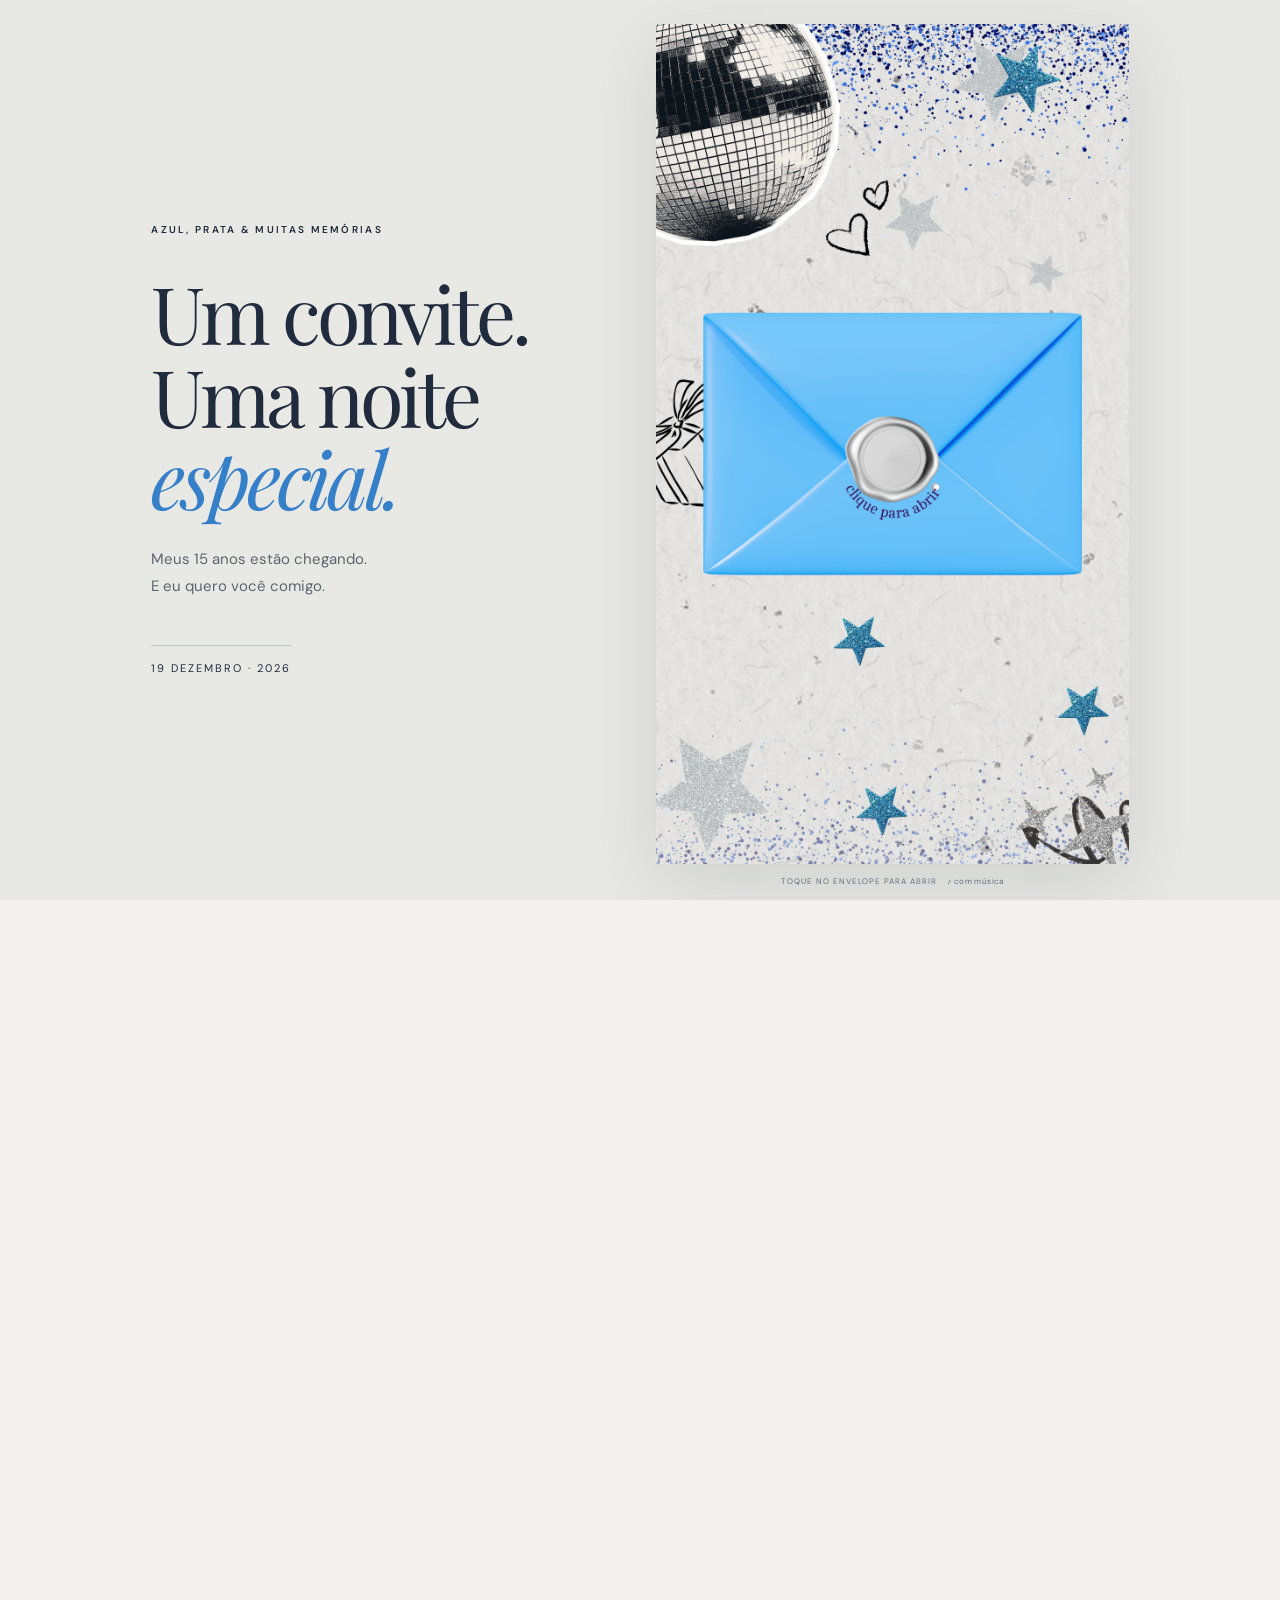
<file: 15anosdalaura/index.html>
<!doctype html>
<html lang="pt-BR">
<head>
  <meta charset="utf-8">
  <meta name="viewport" content="width=device-width, initial-scale=1">
  <meta name="theme-color" content="#367fc9">
  <meta name="description" content="Um convite especial para celebrar meus 15 anos. 19 de dezembro de 2026, às 19h30, na Associação do Cruzeiro.">
  <title>15 anos da Laura · 19 de dezembro de 2026</title>
  <link rel="icon" href="data:image/svg+xml,%3Csvg xmlns='http://www.w3.org/2000/svg' viewBox='0 0 100 100'%3E%3Crect width='100' height='100' rx='50' fill='%23367fc9'/%3E%3Ctext x='50' y='66' text-anchor='middle' font-size='52' fill='white'%3E15%3C/text%3E%3C/svg%3E">
  <link rel="stylesheet" href="style.css">
  <script src="app.js" defer></script>
</head>
<body>
  <div class="cover" id="cover">
    <div class="cover-copy"><span class="eyebrow">AZUL, PRATA & MUITAS MEMÓRIAS</span><h1>Um convite.<br>Uma noite<br><em>especial.</em></h1><p>Meus 15 anos estão chegando.<br>E eu quero você comigo.</p><span class="cover-date">19 DEZEMBRO · 2026</span></div>
    <div class="cover-art"><img src="assets/capa-sem-play.png" width="1080" height="1920" alt="Envelope azul com selo prateado, estrelas e confetes. Clique para abrir o convite."><button class="envelope-hit" id="open-invite" aria-label="Clique para abrir o convite e tocar a música"><span class="sr-only">Clique para abrir</span></button><p class="cover-hint">TOQUE NO ENVELOPE PARA ABRIR <span>♪ com música</span></p></div>
  </div>

  <main id="invite" inert aria-hidden="true">
    <header class="topbar"><a class="wordmark" href="#inicio" aria-label="Meus 15 anos, início">meus <span>15</span></a><a href="#detalhes" class="top-link">19.12.26 <span>↗</span></a><button id="music-toggle" class="music-toggle" aria-label="Tocar música" aria-pressed="false"><span class="sound-bars" aria-hidden="true"><i></i><i></i><i></i></span><span id="music-label">Ouvir música</span></button></header>
    <section class="hero" id="inicio" aria-labelledby="hero-title">
      <div class="poster"><img src="assets/convite-19-dezembro.png" width="1080" height="1920" alt="Arte original do convite de 15 anos: fotografia de infância, balão prateado de 15 anos, detalhes azuis e a data da festa."><span class="poster-stamp" aria-hidden="true">uma nova<br><b>fase</b> ✧</span></div>
      <div class="hero-copy"><span class="eyebrow">CAPÍTULO 15 · VAMOS CELEBRAR?</span><h2 id="hero-title">Um brinde<br>às histórias<br>que <em>vêm aí.</em></h2><p class="intro">Entre lembranças de infância e sonhos para o futuro, chegou a hora de celebrar meus 15 anos. Sua presença vai deixar essa noite ainda mais especial.</p>
        <div class="event-details" id="detalhes"><div><span>QUANDO</span><strong>19 de dezembro</strong><p>Sábado, 2026 · às 19h30</p></div><div><span>ONDE</span><strong>Associação do Cruzeiro</strong><a href="https://share.google/vzIZTTGtmQfFnI5so" target="_blank" rel="noopener noreferrer">Ver como chegar <span aria-hidden="true">↗</span></a></div></div>
        <a class="button button-primary" href="https://wa.me/5542988911363?text=Ol%C3%A1%21%20Quero%20confirmar%20minha%20presen%C3%A7a%20na%20festa%20de%2015%20anos%20do%20dia%2019%2F12%2F2026." target="_blank" rel="noopener noreferrer"><svg viewBox="0 0 24 24" fill="none" stroke="currentColor" stroke-width="1.6" aria-hidden="true"><path d="M21 11.5a9 9 0 0 1-13.2 8L3 21l1.5-4.8A9 9 0 1 1 21 11.5Z"/><path d="M8 7c-2 4 5 10 8 8l-2-2-2 1-3-3 1-2Z"/></svg>Confirmar presença<span aria-hidden="true">↗</span></a><p class="small-note">A confirmação abre uma conversa no WhatsApp.</p>
      </div>
    </section>

    <section class="extras" aria-label="Presentes e música">
      <div class="gifts"><span class="eyebrow">UM CARINHO A MAIS</span><h2>Sua presença<br>é o <em>melhor presente.</em></h2><p>Se quiser me presentear, deixei algumas ideias para ajudar na escolha.</p><button class="gift-toggle" id="gift-toggle" aria-expanded="false" aria-controls="gift-list"><span>Ver lista de presentes</span><span class="gift-plus" aria-hidden="true">+</span></button><div id="gift-list" hidden><ul><li><span>01</span><div><strong>Crocs</strong><p>Número 36.</p></div></li><li><span>02</span><div><strong>O Boticário</strong><p>Perfumes e maquiagem.</p></div></li><li><span>03</span><div><strong>Joias em prata</strong><p>Pulseiras, berloques, anéis e colar.</p></div></li><li><span>04</span><div><strong>Roupas de verão</strong><p>Shorts 36 e blusinhas cropped P.</p></div></li><li><span>05</span><div><strong>Calça jeans</strong><p>Número 36, modelo wide leg.</p></div></li></ul></div></div>
      <div class="soundtrack"><span class="eyebrow">A TRILHA DESSE MOMENTO</span><h2>A Thousand Years</h2><p>Christina Perri</p><div class="audio-card"><span class="audio-card-mark" aria-hidden="true">♪</span><p>Uma música para guardar<br>esse momento.</p><audio id="invitation-audio" controls preload="auto" loop aria-label="A Thousand Years, de Christina Perri"><source src="assets/a-thousand-years.mp3" type="audio/mpeg">Seu navegador não oferece suporte à reprodução de áudio.</audio></div><p class="playback-status" id="playback-status" role="status" aria-live="polite">A música começa ao abrir o convite. Você pode pausar e continuar quando quiser.</p><a class="youtube-link" href="https://www.youtube.com/watch?v=rtOvBOTyX00" target="_blank" rel="noopener noreferrer">Ver clipe no YouTube ↗</a></div>
    </section>
    <footer><span>19.12.26 · 19H30</span><p>Te espero para celebrar comigo! <span aria-hidden="true">✧</span></p><button id="reopen" aria-label="Voltar à capa do convite">Ver o envelope novamente ↗</button></footer>
  </main>
  <noscript><p class="noscript">Para abrir a versão interativa, ative o JavaScript no navegador. <a href="https://wa.me/5542988911363">Confirme sua presença pelo WhatsApp.</a></p></noscript>
</body>
</html>
</file>
<file: 15anosdalaura/style.css>
@import url('https://fonts.googleapis.com/css2?family=DM+Sans:wght@400;500;600;700&family=Playfair+Display:ital,wght@0,400;0,500;0,600;1,400;1,500&display=swap');
:root{--paper:#f2f1ed;--ink:#202b3e;--blue:#367fc9;--muted:#6e7480;--line:#d5d9dc;--serif:'Playfair Display',Georgia,serif;--sans:'DM Sans',Arial,sans-serif}*{box-sizing:border-box}html{scroll-behavior:smooth;scroll-padding-top:90px}body{margin:0;background:var(--paper);color:var(--ink);font-family:var(--sans);-webkit-font-smoothing:antialiased}body:not(.is-open){overflow:hidden}a{color:inherit}button{font:inherit;cursor:pointer}button,a{-webkit-tap-highlight-color:transparent}button:focus-visible,a:focus-visible{outline:3px solid #115bac;outline-offset:5px}button{color:inherit}img{max-width:100%;display:block}.sr-only{position:absolute;width:1px;height:1px;overflow:hidden;clip:rect(0,0,0,0);white-space:nowrap}.eyebrow{font-size:10px;font-weight:600;letter-spacing:2.3px;display:block}.cover{position:fixed;inset:0;z-index:20;display:flex;align-items:center;justify-content:center;gap:clamp(50px,10vw,170px);background:#e8e8e4;overflow:auto;transition:opacity .55s,transform .65s}.cover[hidden]{display:none}.cover-copy{padding:35px 0;max-width:420px}.cover-copy h1{font-family:var(--serif);font-size:clamp(58px,6.2vw,94px);font-weight:400;line-height:1.04;letter-spacing:-4px;margin:35px 0 27px}.cover-copy h1 em{font-weight:400;color:var(--blue)}.cover-copy p{font-size:15px;line-height:1.8;color:#5c6571}.cover-date{display:inline-block;margin-top:30px;padding-top:15px;border-top:1px solid #bbc2ca;font-size:11px;letter-spacing:2px}.cover-art{position:relative;width:min(43vw,calc((100svh - 60px)*.5625));margin:24px 0 36px;box-shadow:0 20px 70px #27354521;flex-shrink:0}.cover-art img{width:100%;height:auto}.envelope-hit{position:absolute;left:9%;top:34%;width:82%;height:33%;border:0;background:transparent;border-radius:10px;transition:box-shadow .25s}.envelope-hit:hover{box-shadow:0 0 0 2px #ffffff9c,0 0 24px #75cafa88}.cover-hint{position:absolute;top:100%;width:100%;text-align:center;white-space:nowrap;font-size:8px;letter-spacing:1px;color:#606d7e;margin:12px 0}.cover-hint span{margin-left:7px;letter-spacing:.4px}.is-open .cover{opacity:0;transform:translateY(-16px);pointer-events:none}#invite{opacity:0;transition:opacity .7s .1s}.is-open #invite{opacity:1}.topbar{max-width:1240px;margin:auto;padding:22px 40px;display:flex;align-items:center;justify-content:space-between;border-bottom:1px solid var(--line)}.wordmark{font-family:var(--serif);text-decoration:none;font-style:italic;font-size:19px}.wordmark span{font-size:30px;font-style:normal;margin-left:5px}.top-link{font-size:11px;text-decoration:none;letter-spacing:2px}.top-link span{margin-left:12px;color:var(--blue)}.music-toggle{display:flex;align-items:center;gap:9px;background:transparent;border:1px solid #c5cdd7;border-radius:30px;padding:10px 14px;font-size:11px;white-space:nowrap}.sound-bars{height:15px;display:flex;align-items:center;gap:2px}.sound-bars i{display:block;width:2px;background:var(--blue);height:7px}.sound-bars i:nth-child(2){height:13px}.playing .sound-bars i{animation:bars .8s ease-in-out infinite alternate}.playing .sound-bars i:nth-child(2){animation-delay:.2s}.playing .sound-bars i:nth-child(3){animation-delay:.4s}@keyframes bars{to{transform:scaleY(.35)}}.hero{max-width:1160px;display:grid;grid-template-columns:410px 1fr;gap:clamp(40px,7vw,110px);align-items:center;margin:60px auto 85px;padding:0 40px}.poster{position:relative;transform:rotate(-2deg);box-shadow:5px 14px 38px #29364a18}.poster img{width:100%;height:auto}.poster:before{content:'';position:absolute;z-index:1;width:94px;height:24px;left:40%;top:-10px;background:#e4e5e4ba;transform:rotate(6deg);box-shadow:0 1px 2px #0001}.poster-stamp{position:absolute;bottom:8%;right:-24px;border:1px solid #a9bfd4;background:#f1f1e8;border-radius:50%;width:94px;height:94px;display:grid;align-content:center;text-align:center;font-family:var(--serif);font-style:italic;font-size:17px;transform:rotate(12deg)}.poster-stamp b{font-size:24px;font-weight:400}.hero-copy h2{font-family:var(--serif);font-size:clamp(48px,5.2vw,70px);line-height:1.07;font-weight:400;letter-spacing:-2.5px;margin:23px 0}.hero-copy h2 em{color:var(--blue);font-weight:400}.intro{font-size:14px;line-height:1.9;max-width:410px;color:#626975;margin-bottom:29px}.event-details{border-top:1px solid var(--line);border-bottom:1px solid var(--line);padding:23px 0;display:grid;grid-template-columns:1fr 1fr;gap:23px}.event-details div>span{font-size:9px;letter-spacing:2px;color:var(--muted);display:block;margin-bottom:11px}.event-details strong{font-size:14px;font-weight:500;display:block}.event-details p,.event-details a{font-size:11px;color:var(--muted);line-height:1.7;margin:7px 0 0}.event-details a{display:inline-block;text-underline-offset:3px}.button{display:flex;align-items:center;justify-content:center;gap:12px;text-decoration:none;border-radius:3px;padding:18px 24px;font-size:13px}.button svg{width:21px;height:21px}.button-primary{background:var(--blue);color:white;margin-top:25px;transition:background .2s,transform .2s}.button-primary:hover{background:#236ab3;transform:translateY(-2px)}.button-primary>span{margin-left:auto;font-size:18px}.small-note{font-size:10px;color:var(--muted);text-align:center;line-height:1.6}.extras{border-top:1px solid var(--line);max-width:1160px;margin:auto;display:grid;grid-template-columns:1.15fr 1fr;gap:120px;padding:58px 40px 70px}.gifts h2{font-family:var(--serif);font-size:38px;font-weight:400;line-height:1.15;margin:20px 0;letter-spacing:-1px}.gifts h2 em{color:var(--blue);font-weight:400}.gifts>p{font-size:13px;color:var(--muted);line-height:1.8;max-width:340px}.gift-toggle{border:0;border-top:1px solid var(--line);border-bottom:1px solid var(--line);background:transparent;width:100%;display:flex;align-items:center;justify-content:space-between;padding:19px 0;margin-top:25px;font-size:12px}.gift-plus{font-size:26px;font-weight:400;line-height:1;color:var(--blue)}.gift-toggle[aria-expanded=true] .gift-plus{transform:rotate(45deg)}#gift-list ul{list-style:none;margin:0;padding:0}#gift-list li{display:flex;gap:16px;padding:15px 0;border-bottom:1px solid var(--line)}#gift-list li>span{font-size:10px;color:var(--blue);padding-top:3px}#gift-list strong{font-size:12px;font-weight:500}#gift-list p{font-size:12px;color:var(--muted);margin:5px 0 0;line-height:1.6}.soundtrack h2{font-family:var(--serif);font-size:27px;font-weight:400;margin:20px 0 4px}.soundtrack>p{font-size:12px;color:var(--muted);margin-top:7px}.video-shell{margin-top:23px;background:#d6dce5;min-height:220px;aspect-ratio:16/10;border:1px solid #c8d0db;border-radius:3px;overflow:hidden}.video-shell iframe{display:block;width:100%;height:100%;min-height:220px;border:0}.soundtrack .playback-status{font-size:10px;line-height:1.7;min-height:34px;margin:12px 0 7px}.youtube-link{font-size:11px;text-underline-offset:4px}footer{border-top:1px solid var(--line);text-align:center;margin:0 40px;padding:35px 20px 40px}footer>span{font-size:9px;letter-spacing:2px;color:var(--muted)}footer p{font-family:var(--serif);font-style:italic;font-size:24px}footer p span{color:var(--blue);margin-left:8px}footer button{border:0;background:transparent;font-size:10px;color:var(--muted);text-decoration:underline;text-underline-offset:4px}.noscript{position:fixed;bottom:0;z-index:30;padding:12px;background:white;color:var(--ink)}
@media(min-width:1400px){.hero{grid-template-columns:430px 1fr;max-width:1220px}.hero-copy h2{font-size:78px}}
@media(max-width:900px){.cover{gap:35px}.cover-copy{max-width:320px}.cover-copy h1{font-size:66px}.cover-art{width:min(43vw,calc((100svh - 60px)*.5625))}.hero{grid-template-columns:40% 1fr;padding:0 28px;gap:40px;margin-top:44px}.hero-copy h2{font-size:49px}.intro{font-size:12px}.event-details{grid-template-columns:1fr;gap:17px}.extras{padding:48px 28px;gap:50px}.poster-stamp{width:70px;height:70px;font-size:13px;right:-17px}.poster-stamp b{font-size:20px}}
@media(max-width:600px){.cover{display:flex;align-items:center;justify-content:center;padding:0 8px}.cover-copy{display:none}.cover-art{width:min(calc(100vw - 26px),calc((100svh - 45px)*.5625));margin:5px 0 32px}.cover-hint{font-size:7px;letter-spacing:.7px}.topbar{padding:14px 20px}.top-link{font-size:9px;letter-spacing:1px}.wordmark{font-size:16px}.wordmark span{font-size:25px}.music-toggle{font-size:10px;padding:9px 11px;gap:6px}.hero{display:flex;flex-direction:column;gap:37px;margin:33px auto 42px;padding:0 25px}.poster{width:min(100% - 20px,360px);transform:rotate(-1.8deg)}.poster-stamp{width:75px;height:75px;right:-17px}.hero-copy{width:100%}.eyebrow{font-size:9px;letter-spacing:1.6px}.hero-copy h2{font-size:clamp(46px,13vw,65px);margin:19px 0 22px}.intro{font-size:13px;max-width:none}.event-details{grid-template-columns:1fr 1fr;gap:14px;padding:20px 0}.event-details strong{font-size:12px}.event-details p,.event-details a{font-size:10px}.button{font-size:12px;padding:17px 19px}.extras{grid-template-columns:1fr;padding:34px 25px 43px;gap:40px}.gifts h2{font-size:33px}.gifts>p{max-width:none;font-size:12px}.soundtrack{border-top:1px solid var(--line);padding-top:30px}.soundtrack h2{font-size:26px}.video-shell{min-height:220px;aspect-ratio:16/10}footer{margin:0 25px;padding:30px 0}footer p{font-size:21px}}
@media(prefers-reduced-motion:reduce){*{scroll-behavior:auto!important;animation:none!important;transition:none!important}}
.audio-card{margin-top:23px;border:1px solid #c8d0db;background:linear-gradient(135deg,#e9edf1,#f6f4ed);border-radius:3px;padding:24px 20px}.audio-card-mark{font-family:Georgia,serif;font-size:46px;line-height:1;color:var(--blue)}.audio-card>p{font-family:var(--serif);font-size:20px;line-height:1.4;margin:10px 0 20px}.audio-card audio{display:block;width:100%;max-width:100%;height:42px;color-scheme:light}
</file>
